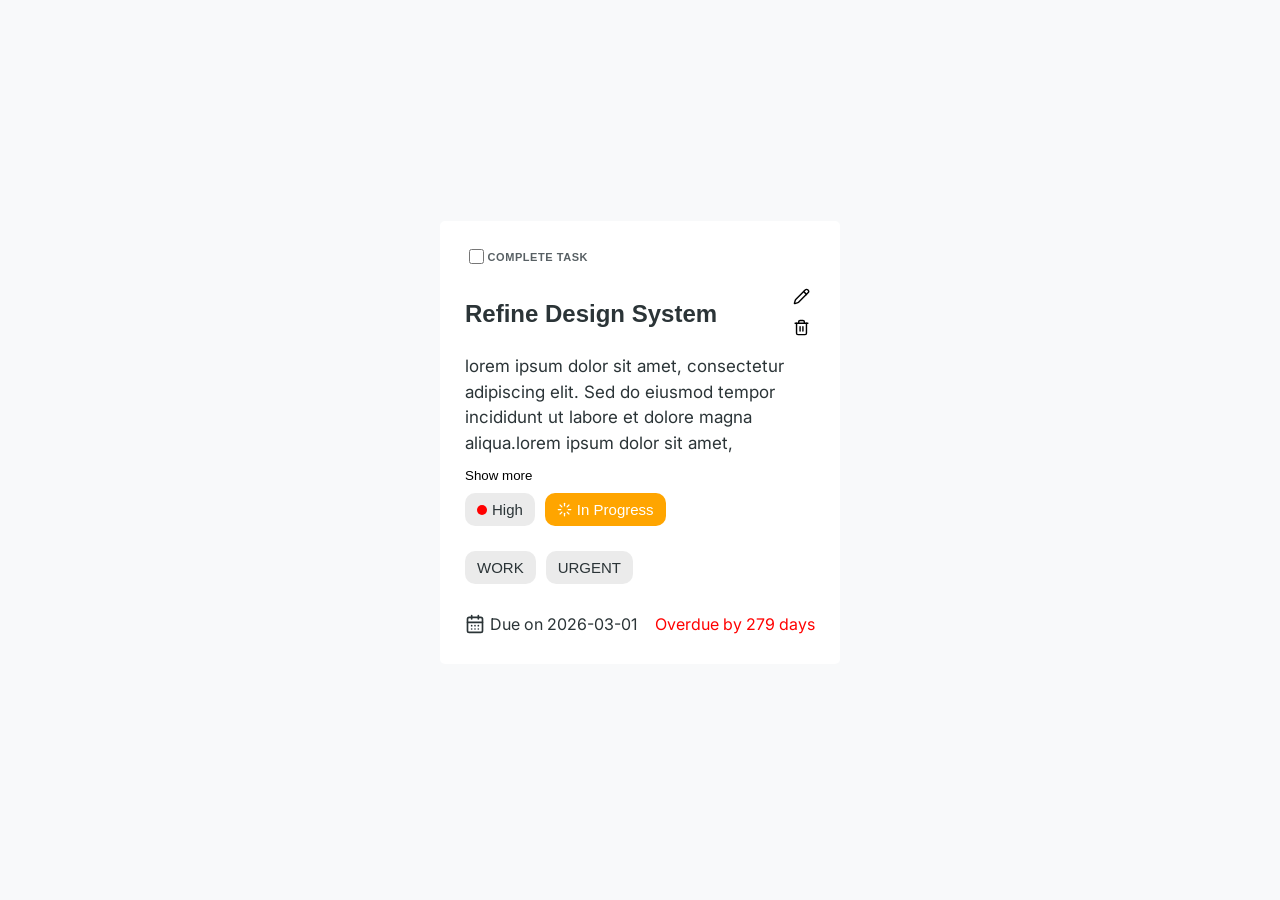
<file: index.html>
<!doctype html>
<html>
  <head>
    <!--Meta data-->
    <meta name="viewport" content="width=device-width, initial-scale=1.0" />
    <meta name="description" content="a fully functional todo card component" />
    <title>todo-card</title>
    <!--external styles-->
    <link
      href="https://fonts.googleapis.com/css2?family=Inter:wght@400;500;600;700;800&amp;display=swap"
      rel="stylesheet"
    />
    <link
      href="https://fonts.googleapis.com/css2?family=Material+Symbols+Outlined:wght,FILL@100..700,0..1&amp;display=swap"
      rel="stylesheet"
    />
    <!--styles-->
    <link rel="stylesheet" href="todo-card.css" />
    <link rel="stylesheet" href="todo-edit-card.css" />
  </head>
  <body>
    <main class="root"></main>

    <!--Scripts-->
    <script type="module" src="render-todo-card.js"></script>
  </body>
</html>
</file>
<file: todo-card.css>
* {
  padding: 0;
  margin: 0;
}
button {
  border: none;
  background-color: transparent;
}
body {
  padding: 30px;
  margin: 0;
  height: 100%;
  background-color: rgba(0, 0, 0, 0.07);
  display: flex;
  flex-direction: column;
  align-items: center;
  font-family: Cambria, Cochin, Georgia, Times, "Times New Roman", serif;
}
main {
  max-width: 400px;
}
.test-todo-card {
  background-color: white;
  padding: 25px 25px 10px 25px;
  border-radius: 5px;
  margin-bottom: 15px;
}
.todo-tags {
  padding: 0;
  margin-bottom: 25px;
  display: flex;
  text-transform: capitalize;
  column-gap: 10px;
  row-gap: 10px;
  font-family: Arial, Helvetica, sans-serif;
  flex-wrap: wrap;
}
.todo-complete {
  font-family: Arial, Helvetica, sans-serif;
  margin-bottom: 20px;
  display: flex;
  align-items: center;
}
.to-do-header {
  display: flex;
  column-gap: 10px;
  align-items: center;
  font-family: Arial, Helvetica, sans-serif;
}
.test-todo-description {
  margin: 10px 0px;
  line-height: 1.5;
  font-size: 17px;
  transition: all 0.3s ease;
}
.test-todo-complete-toggle {
  transform: translateY(3px);
  width: 15px;
  height: 15px;
}
.collapsed{   
  overflow: hidden;
    height: 100px;
}
.expanded {
  height: auto;
}
.todo-tags .priority-container,
.test-todo-status {
  padding: 8px 12px;
  border-radius: 8px;
  text-transform: capitalize;
  font-size: 15px;
  border-radius: 10px;
  font-size: 15px;
}
.test-todo-tags {
  list-style-type: none;
  margin-bottom: 30px;
  display: flex;
  text-transform: capitalize;
  column-gap: 10px;
  row-gap: 10px;
  font-family: Arial, Helvetica, sans-serif;
  flex-wrap: wrap;
}
.test-todo-tags * {
  background-color: rgba(0, 0, 0, 0.08);
  padding: 8px 12px;
  border-radius: 8px;
  text-transform: uppercase;
  font-size: 15px;
  border-radius: 10px;
  font-size: 15px;
}
.priority-container{
  display: flex;
  align-items: center;
  column-gap: 5px;
  background-color: rgba(0, 0, 0, 0.08);
}
.priority-indicator {
  width: 10px;
  height: 10px;
  border-radius: 50%;
}

/* states */
.priority-indicator.low {
  background-color: green;
}
.test-todo-status {
  color: white;
  display: flex;
  align-items: center;
  column-gap: 5px;
}
.priority-indicator.medium {
  background-color: orange;
}

.priority-indicator.high {
  background-color: red;
}
.pending {
   background-color: red;
}
.in-progress {
   background-color: orange;
}
.completed {
  background-color: green;
}
.date-section {
  margin: 20px 0px;
  display: flex;
  align-items: center;
}
.due-date-container {
  display: flex;
  align-items: center;
  flex-grow: 1;
  column-gap: 5px;
}
.tasks-btns {
  display: flex;
  flex-direction: column;
  row-gap: 1px;
}
.tasks-btns .test-todo-delete-button,
.test-todo-edit-button {
  cursor: pointer;
  padding: 5px;
  transition: background-color 300ms ease-in-out;
}
.tasks-btns .test-todo-delete-button:hover,
.test-todo-edit-button:hover {
  cursor: pointer;
  background-color: rgba(0, 0, 0, 0.08);
}
</file>
<file: todo-edit-card.css>
:root {
  --tertiary-dim: #4c5361;
  --on-tertiary-container: #4d5461;
  --primary-dim: #535252;
  --on-primary: #faf7f6;
  --tertiary-container: #dfe5f6;
  --primary-container: #e5e2e1;
  --error-container: #fe8983;
  --outline: #737c7f;
  --background: #f8f9fa;
  --primary: #5f5e5e;
  --on-secondary-fixed-variant: #585c61;
  --on-background: #2b3437;
  --tertiary-fixed: #dfe5f6;
  --secondary: #5b5f64;
  --surface-container: #eaeff1;
  --on-primary-container: #525151;
  --secondary-fixed-dim: #d1d5da;
  --on-secondary: #f6f9ff;
  --on-tertiary-fixed-variant: #565e6b;
  --on-error: #fff7f6;
  --error-dim: #4e0309;
  --on-surface: #2b3437;
  --on-secondary-container: #4e5257;
  --surface-container-lowest: #ffffff;
  --secondary-fixed: #dfe3e8;
  --secondary-dim: #4f5358;
  --outline-variant: #abb3b7;
  --on-surface-variant: #586064;
  --on-primary-fixed-variant: #5c5b5b;
  --on-tertiary: #f8f8ff;
  --surface-tint: #5f5e5e;
  --surface-container-highest: #dbe4e7;
  --tertiary-fixed-dim: #d1d7e7;
  --secondary-container: #dfe3e8;
  --primary-fixed-dim: #d7d4d3;
  --primary-fixed: #e5e2e1;
  --surface-bright: #f8f9fa;
  --on-primary-fixed: #403f3f;
  --surface-container-high: #e2e9ec;
  --tertiary: #585f6d;
  --on-secondary-fixed: #3c4044;
  --error: #9f403d;
  --surface-variant: #dbe4e7;
  --surface-dim: #d1dce0;
  --on-tertiary-fixed: #3a414e;
  --inverse-on-surface: #9b9d9e;
  --inverse-primary: #ffffff;
  --surface: #f8f9fa;
  --on-error-container: #752121;
  --inverse-surface: #0c0f10;
  --surface-container-low: #f1f4f6;
}

* {
  box-sizing: border-box;
  margin: 0;
  padding: 0;
}

.material-symbols-outlined {
  font-variation-settings:
    "FILL" 0,
    "wght" 400,
    "GRAD" 0,
    "opsz" 24;
  display: inline-block;
}

body {
  font-family: "Inter", sans-serif;
  background-color: var(--surface);
  color: var(--on-surface);
  display: flex;
  align-items: center;
  justify-content: center;
  min-height: 100vh;
  padding: 1rem;
}

section {
  width: 100%;
  display: flex;
  justify-content: center;
  align-items: center;
}

.edit-task-card {
  width: 100%;
  max-width: 480px;
  background-color: var(--surface-container-lowest);
  border-radius: 24px;
  padding: 2rem;
  box-shadow: 0 30px 60px rgba(43, 52, 55, 0.06);
  border: 1px solid rgba(171, 179, 183, 0.1);
}

.card-header {
  margin-bottom: 1.5rem;
}

.card-title {
  font-size: 1.5rem;
  font-weight: 700;
  color: var(--on-surface);
  letter-spacing: -0.025em;
}

form {
  display: flex;
  flex-direction: column;
  gap: 1.5rem;
}

.form-group {
  display: flex;
  flex-direction: column;
  gap: 0.375rem;
}

label {
  font-size: 11px;
  text-transform: uppercase;
  letter-spacing: 0.05em;
  font-weight: 700;
  color: var(--on-surface-variant);
  padding: 0 0.25rem;
}

.input-text,
.textarea-field {
  width: 100%;
  background-color: var(--surface-container-low);
  border: none;
  border-radius: 0.75rem;
  padding: 0.75rem 1rem;
  color: var(--on-surface);
  transition: all 0.2s;
  outline: none;
}

.input-text:focus,
.textarea-field:focus {
  box-shadow: 0 0 0 2px rgba(95, 94, 94, 0.2);
}

.input-text::placeholder,
.textarea-field::placeholder {
  color: rgba(88, 96, 100, 0.4);
}

.input-text {
  font-weight: 600;
  font-size: 1.125rem;
}

.textarea-field {
  font-size: 0.875rem;
  line-height: 1.625;
  resize: none;
  color: var(--on-surface-variant);
}

.metadata-grid {
  display: grid;
  grid-template-columns: repeat(3, minmax(0, 1fr));
  gap: 0.75rem;
}

.relative-container {
  position: relative;
}

.icon-overlay {
  position: absolute;
  left: 0.75rem;
  top: 50%;
  transform: translateY(-50%);
  font-size: 18px;
  pointer-events: none;
}

.icon-date {
  color: var(--on-surface-variant);
}
.icon-priority {
  color: var(--tertiary);
}
.icon-status {
  color: var(--secondary);
}

.select-field,
.input-date {
  width: 100%;
  background-color: var(--surface-container-low);
  border: none;
  border-radius: 0.75rem;
  padding: 0.625rem 0.5rem 0.625rem 2.25rem;
  color: var(--on-surface);
  font-size: 0.75rem;
  transition: all 0.2s;
  outline: none;
  appearance: none;
}

.input-date{
  padding: 10px 15px;
}

.select-field:focus,
.input-date:focus {
  box-shadow: 0 0 0 2px rgba(95, 94, 94, 0.2);
}

.footer-actions {
  display: flex;
  align-items: center;
  justify-content: flex-end;
  gap: 0.75rem;
  padding-top: 1.5rem;
  border-top: 1px solid var(--surface-container);
}

.btn {
  font-weight: 600;
  font-size: 0.875rem;
  border-radius: 0.75rem;
  cursor: pointer;
  transition: all 0.15s ease;
  border: none;
  outline: none;
}

.btn:active {
  transform: scale(0.95);
}

.btn-cancel {
  padding: 0.625rem 1.25rem;
  color: var(--on-surface-variant);
  background: transparent;
}

.btn-cancel:hover {
  background-color: var(--surface-container);
}

.btn-save {
  padding: 0.625rem 2rem;
  background: linear-gradient(to bottom, var(--primary), var(--primary-dim));
  color: var(--on-primary);
  box-shadow: 0 1px 2px rgba(0, 0, 0, 0.05);
}

.btn-save:hover {
  box-shadow: 0 4px 6px rgba(0, 0, 0, 0.05);
}

@media (max-width: 480px) {
  .metadata-grid {
    grid-template-columns: 1fr;
  }
}
</file>
